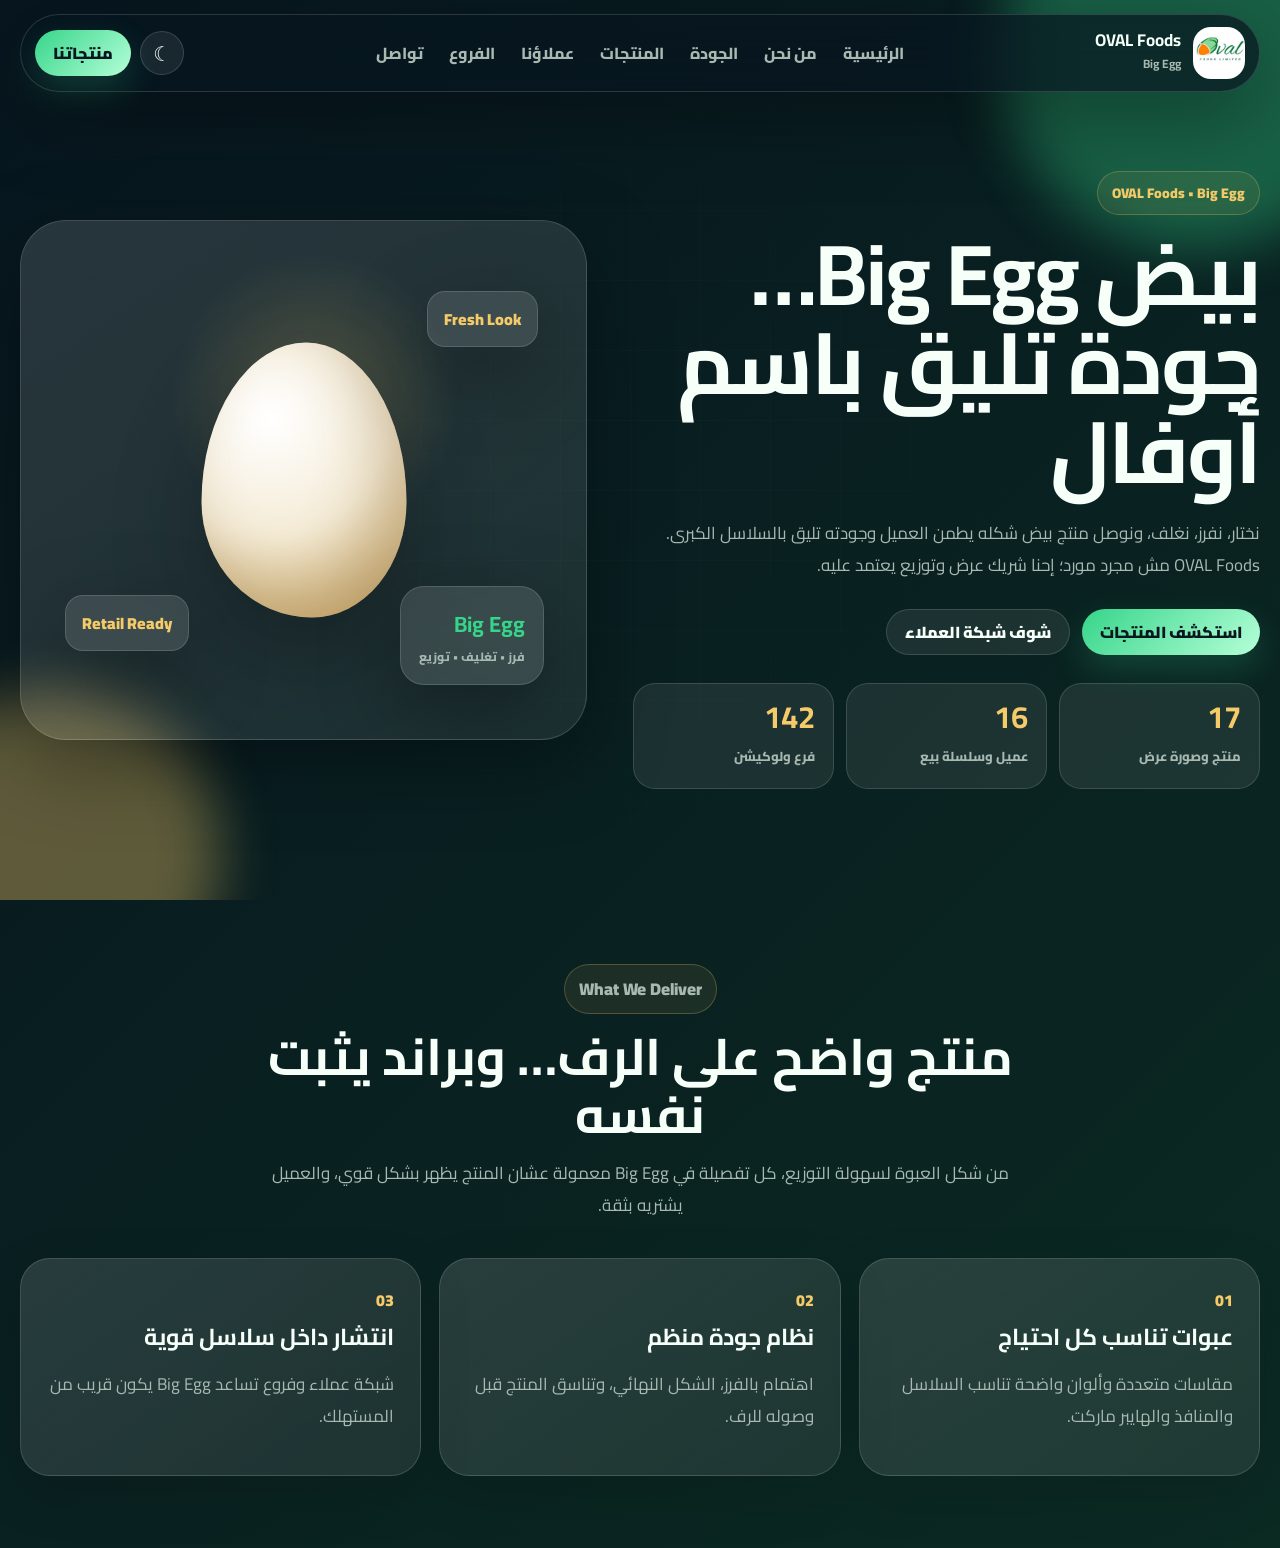
<file: index.html>
<!doctype html>
<html lang="ar" dir="rtl">
<head>
  <meta charset="utf-8" />
  <meta name="viewport" content="width=device-width, initial-scale=1" />
  <title>OVAL Foods | Big Egg</title>
  <meta name="description" content="بيض Big Egg من OVAL Foods بتغليف منظم وانتشار داخل سلاسل البيع." />
  <meta name="theme-color" content="#07161f" />
  <link rel="preconnect" href="https://fonts.googleapis.com">
  <link rel="preconnect" href="https://fonts.gstatic.com" crossorigin>
  <link href="https://fonts.googleapis.com/css2?family=Cairo:wght@400;600;700;800;900&display=swap" rel="stylesheet">
  <link rel="stylesheet" href="assets/css/style.css" />
</head>
<body>
  <div class="page-bg"><span class="orb orb-green"></span><span class="orb orb-gold"></span><span class="mesh"></span></div>
  
<header class="site-header">
  <a class="brand" href="index.html">
    <span class="brand-logo"><img src="assets/images/Screenshot 2025-07-03 192620.png" alt="OVAL Foods logo"></span>
    <span><strong>OVAL Foods</strong><small>Big Egg</small></span>
  </a>
  <nav class="main-nav">
    <a href="index.html">الرئيسية</a>
    <a href="about.html">من نحن</a>
    <a href="quality.html">الجودة</a>
    <a href="products.html">المنتجات</a>
    <a href="clients.html">عملاؤنا</a>
    <a href="locations.html">الفروع</a>
    <a href="contact.html">تواصل</a>
  </nav>
  <div class="header-actions">
    <button class="theme-toggle" id="themeToggle" type="button">☾</button><button class="mobile-menu-toggle" id="mobileMenuToggle" type="button" aria-label="فتح القائمة">☰</button>
    <a class="header-cta" href="products.html">منتجاتنا</a>
  </div>
</header>

  
<main>
  <section class="hero">
    <div class="hero-copy reveal">
      <p class="eyebrow">OVAL Foods • Big Egg</p>
      <h1>بيض Big Egg… جودة تليق باسم أوفال</h1>
      <p class="hero-text">
        نختار، نفرز، نغلف، ونوصل منتج بيض شكله يطمن العميل وجودته تليق بالسلاسل الكبرى. OVAL Foods مش مجرد مورد؛ إحنا شريك عرض وتوزيع يعتمد عليه.
      </p>
      <div class="hero-actions">
        <a class="primary-btn" href="products.html">استكشف المنتجات</a>
        <a class="secondary-btn" href="clients.html">شوف شبكة العملاء</a>
      </div>
      <div class="metrics">
        <article><strong>17</strong><span>منتج وصورة عرض</span></article>
        <article><strong>16</strong><span>عميل وسلسلة بيع</span></article>
        <article><strong>142</strong><span>فرع ولوكيشن</span></article>
      </div>
    </div>
    <div class="hero-visual reveal">
      <div class="hero-product-card">
        <div class="egg-shape"></div>
        <div class="product-badge badge-a">Fresh Look</div>
        <div class="product-badge badge-b">Retail Ready</div>
        <div class="trust-seal"><strong>Big Egg</strong><span>فرز • تغليف • توزيع</span></div>
      </div>
    </div>
  </section>

  <section class="section">
    <div class="section-head reveal">
      <p class="eyebrow">What We Deliver</p>
      <h2>منتج واضح على الرف… وبراند يثبت نفسه</h2>
      <p>
        من شكل العبوة لسهولة التوزيع، كل تفصيلة في Big Egg معمولة عشان المنتج يظهر بشكل قوي، والعميل يشتريه بثقة.
      </p>
    </div>
    <div class="feature-grid">
      <a class="feature-card reveal" href="products.html"><span>01</span><h3>عبوات تناسب كل احتياج</h3><p>مقاسات متعددة وألوان واضحة تناسب السلاسل والمنافذ والهايبر ماركت.</p></a>
      <a class="feature-card reveal" href="quality.html"><span>02</span><h3>نظام جودة منظم</h3><p>اهتمام بالفرز، الشكل النهائي، وتناسق المنتج قبل وصوله للرف.</p></a>
      <a class="feature-card reveal" href="clients.html"><span>03</span><h3>انتشار داخل سلاسل قوية</h3><p>شبكة عملاء وفروع تساعد Big Egg يكون قريب من المستهلك.</p></a>
    </div>
  </section>
</main>

  <dialog class="image-modal" id="imageModal">
    <button class="modal-close" id="modalClose" type="button">×</button>
    <img id="modalImage" alt="">
    <div class="modal-caption" id="modalCaption"></div>
  </dialog>
  <button class="back-top" id="backTop" type="button">↑</button>
  <div class="toast" id="toast"></div>
  <script src="assets/js/data.js"></script>
  <script src="assets/js/app.js"></script>
</body>
</html>
</file>
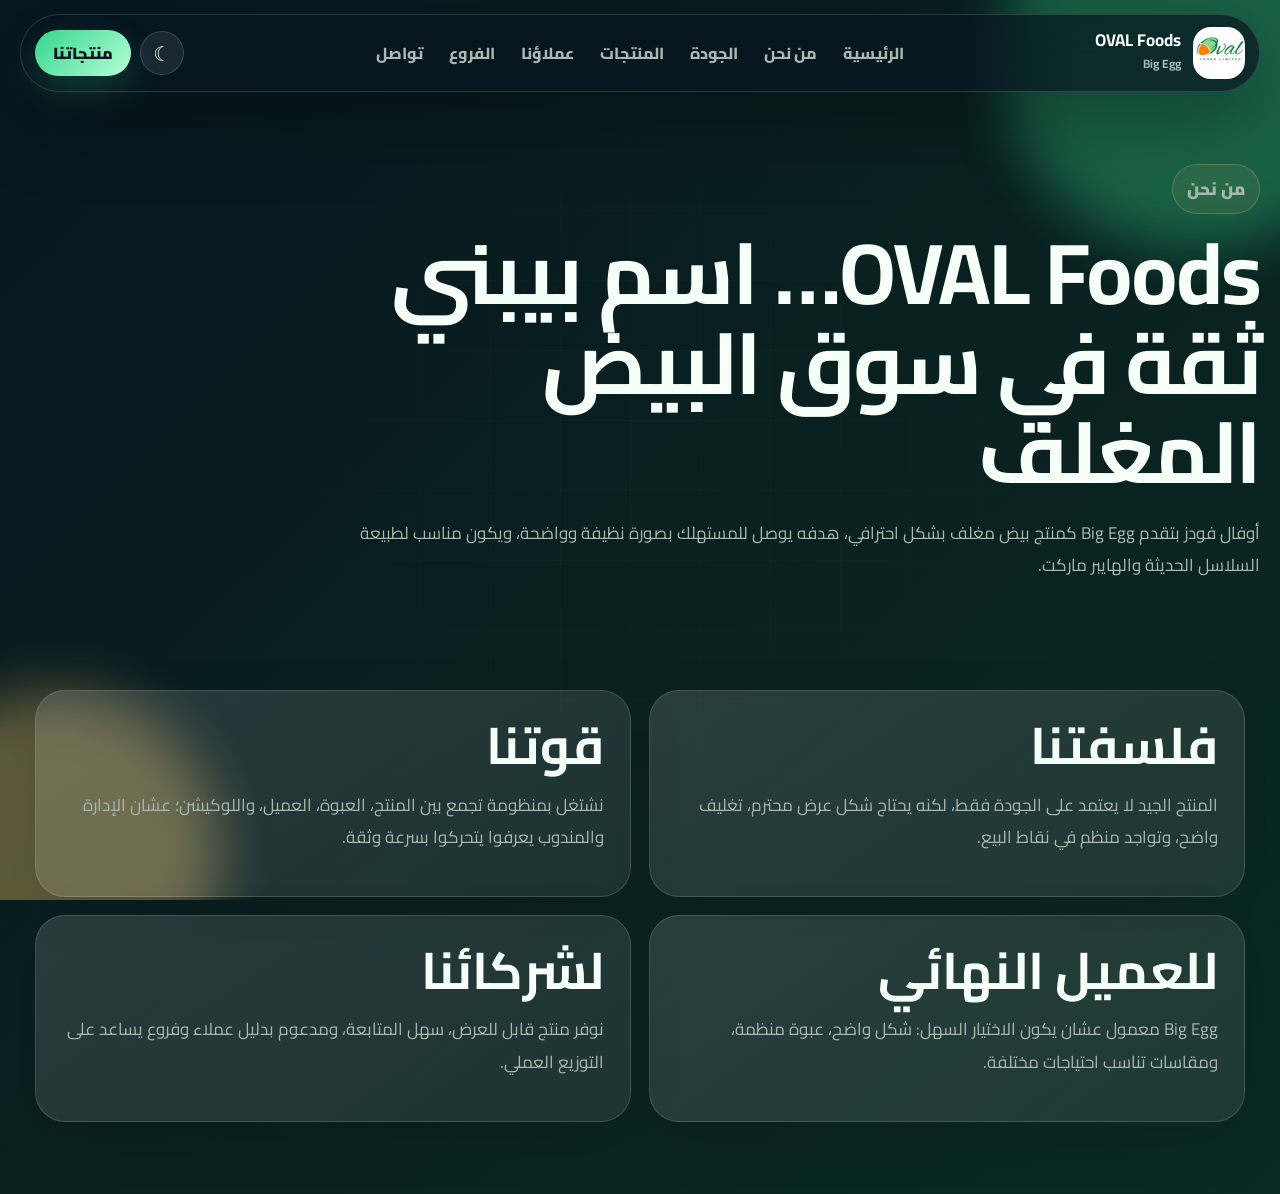
<file: about.html>
<!doctype html>
<html lang="ar" dir="rtl">
<head>
  <meta charset="utf-8" />
  <meta name="viewport" content="width=device-width, initial-scale=1" />
  <title>من نحن | OVAL Foods</title>
  <meta name="description" content="تعرف على OVAL Foods ورسالة Big Egg في سوق البيض المغلف." />
  <meta name="theme-color" content="#07161f" />
  <link rel="preconnect" href="https://fonts.googleapis.com">
  <link rel="preconnect" href="https://fonts.gstatic.com" crossorigin>
  <link href="https://fonts.googleapis.com/css2?family=Cairo:wght@400;600;700;800;900&display=swap" rel="stylesheet">
  <link rel="stylesheet" href="assets/css/style.css" />
</head>
<body>
  <div class="page-bg"><span class="orb orb-green"></span><span class="orb orb-gold"></span><span class="mesh"></span></div>
  
<header class="site-header">
  <a class="brand" href="index.html">
    <span class="brand-logo"><img src="assets/images/Screenshot 2025-07-03 192620.png" alt="OVAL Foods logo"></span>
    <span><strong>OVAL Foods</strong><small>Big Egg</small></span>
  </a>
  <nav class="main-nav">
    <a href="index.html">الرئيسية</a>
    <a href="about.html">من نحن</a>
    <a href="quality.html">الجودة</a>
    <a href="products.html">المنتجات</a>
    <a href="clients.html">عملاؤنا</a>
    <a href="locations.html">الفروع</a>
    <a href="contact.html">تواصل</a>
  </nav>
  <div class="header-actions">
    <button class="theme-toggle" id="themeToggle" type="button">☾</button><button class="mobile-menu-toggle" id="mobileMenuToggle" type="button" aria-label="فتح القائمة">☰</button>
    <a class="header-cta" href="products.html">منتجاتنا</a>
  </div>
</header>

  
<main class="page-main">
  <section class="page-hero reveal">
    <p class="eyebrow">من نحن</p>
    <h1>OVAL Foods… اسم بيبني ثقة في سوق البيض المغلف</h1>
    <p>
      أوفال فودز بتقدم Big Egg كمنتج بيض مغلف بشكل احترافي، هدفه يوصل للمستهلك بصورة نظيفة وواضحة، ويكون مناسب لطبيعة السلاسل الحديثة والهايبر ماركت.
    </p>
  </section>
  <section class="section two-col">
    <div class="content-card reveal"><h2>فلسفتنا</h2><p>المنتج الجيد لا يعتمد على الجودة فقط، لكنه يحتاج شكل عرض محترم، تغليف واضح، وتواجد منظم في نقاط البيع.</p></div>
    <div class="content-card reveal"><h2>قوتنا</h2><p>نشتغل بمنظومة تجمع بين المنتج، العبوة، العميل، واللوكيشن؛ عشان الإدارة والمندوب يعرفوا يتحركوا بسرعة وثقة.</p></div>
    <div class="content-card reveal"><h2>للعميل النهائي</h2><p>Big Egg معمول عشان يكون الاختيار السهل: شكل واضح، عبوة منظمة، ومقاسات تناسب احتياجات مختلفة.</p></div>
    <div class="content-card reveal"><h2>لشركائنا</h2><p>نوفر منتج قابل للعرض، سهل المتابعة، ومدعوم بدليل عملاء وفروع يساعد على التوزيع العملي.</p></div>
  </section>
</main>

  <dialog class="image-modal" id="imageModal">
    <button class="modal-close" id="modalClose" type="button">×</button>
    <img id="modalImage" alt="">
    <div class="modal-caption" id="modalCaption"></div>
  </dialog>
  <button class="back-top" id="backTop" type="button">↑</button>
  <div class="toast" id="toast"></div>
  <script src="assets/js/data.js"></script>
  <script src="assets/js/app.js"></script>
</body>
</html>
</file>
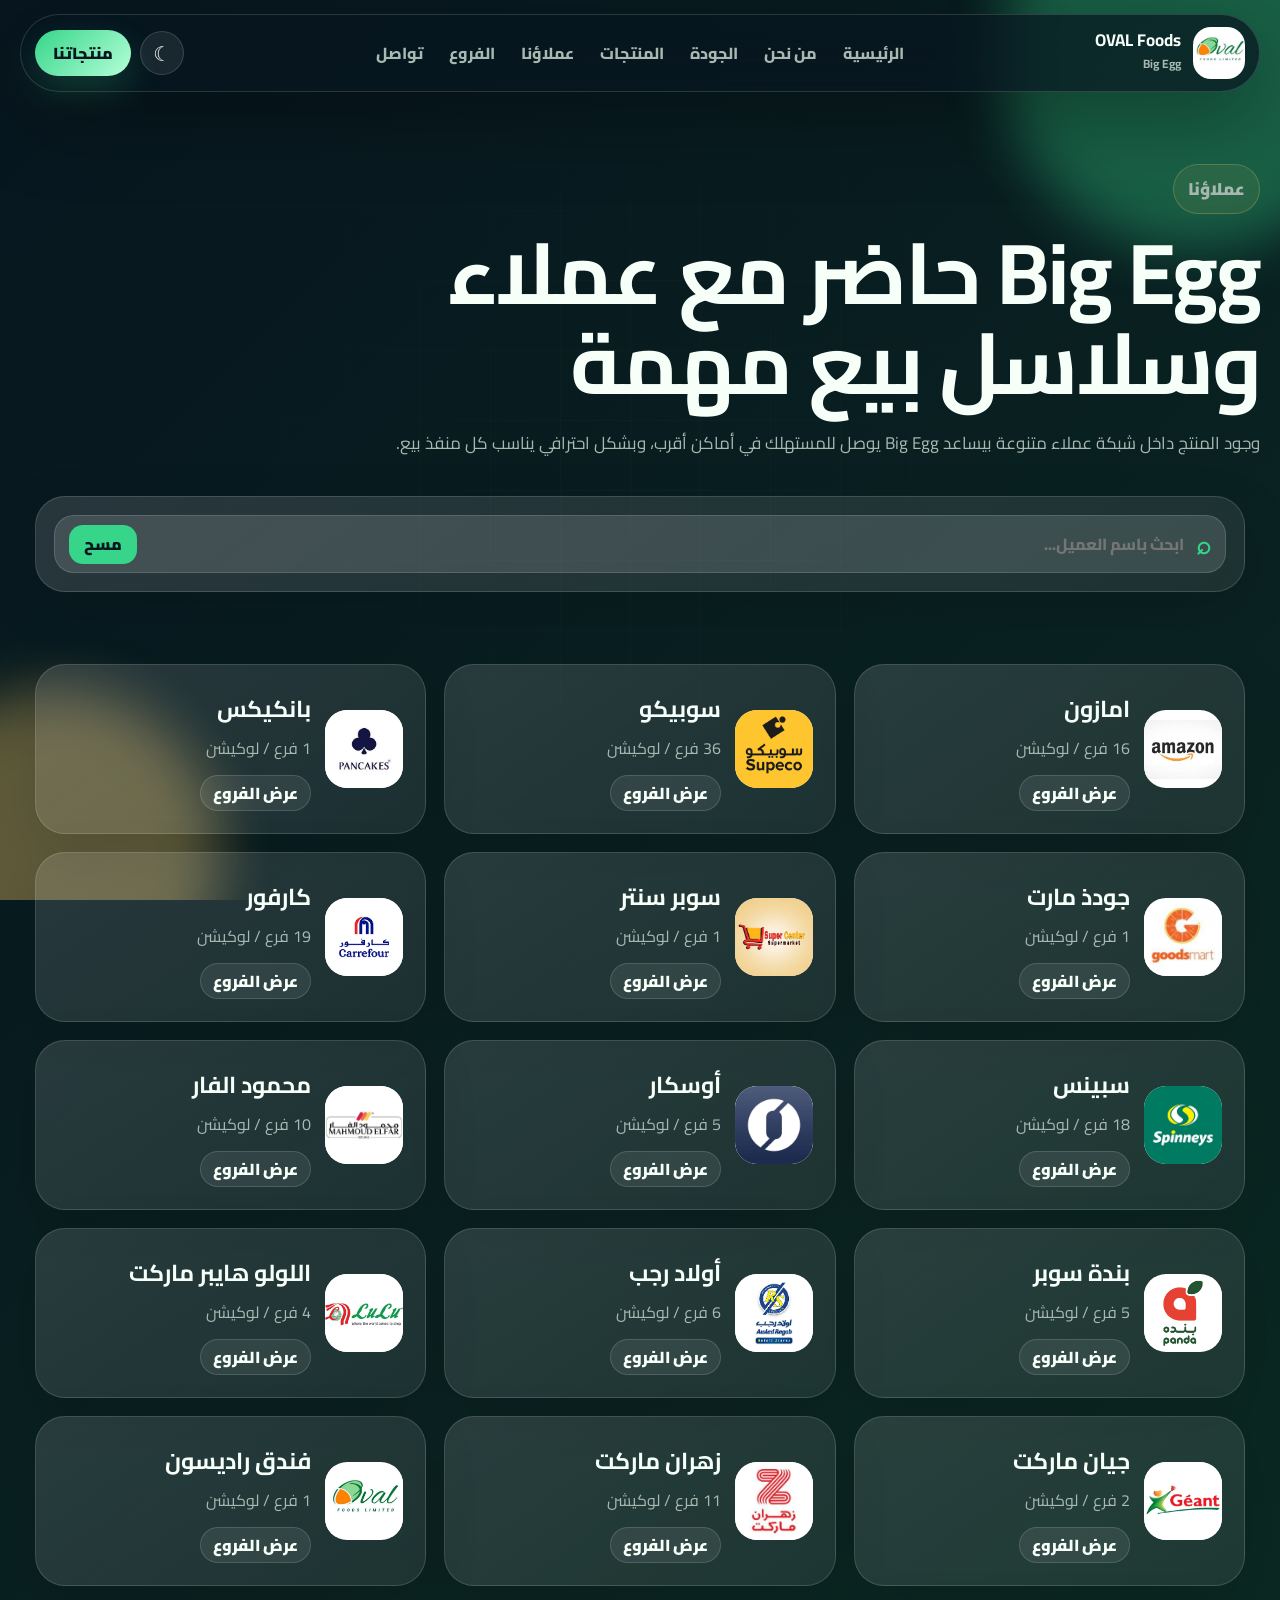
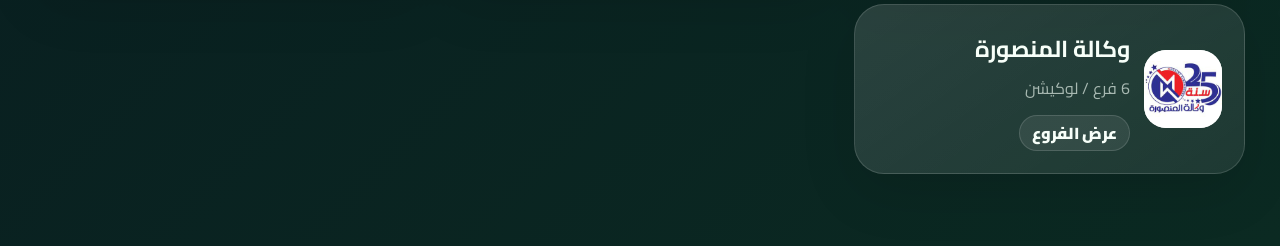
<file: clients.html>
<!doctype html>
<html lang="ar" dir="rtl">
<head>
  <meta charset="utf-8" />
  <meta name="viewport" content="width=device-width, initial-scale=1" />
  <title>عملاؤنا | OVAL Foods</title>
  <meta name="description" content="شبكة عملاء OVAL Foods وسلاسل البيع." />
  <meta name="theme-color" content="#07161f" />
  <link rel="preconnect" href="https://fonts.googleapis.com">
  <link rel="preconnect" href="https://fonts.gstatic.com" crossorigin>
  <link href="https://fonts.googleapis.com/css2?family=Cairo:wght@400;600;700;800;900&display=swap" rel="stylesheet">
  <link rel="stylesheet" href="assets/css/style.css" />
</head>
<body>
  <div class="page-bg"><span class="orb orb-green"></span><span class="orb orb-gold"></span><span class="mesh"></span></div>
  
<header class="site-header">
  <a class="brand" href="index.html">
    <span class="brand-logo"><img src="assets/images/Screenshot 2025-07-03 192620.png" alt="OVAL Foods logo"></span>
    <span><strong>OVAL Foods</strong><small>Big Egg</small></span>
  </a>
  <nav class="main-nav">
    <a href="index.html">الرئيسية</a>
    <a href="about.html">من نحن</a>
    <a href="quality.html">الجودة</a>
    <a href="products.html">المنتجات</a>
    <a href="clients.html">عملاؤنا</a>
    <a href="locations.html">الفروع</a>
    <a href="contact.html">تواصل</a>
  </nav>
  <div class="header-actions">
    <button class="theme-toggle" id="themeToggle" type="button">☾</button><button class="mobile-menu-toggle" id="mobileMenuToggle" type="button" aria-label="فتح القائمة">☰</button>
    <a class="header-cta" href="products.html">منتجاتنا</a>
  </div>
</header>

  
<main class="page-main">
  <section class="page-hero reveal">
    <p class="eyebrow">عملاؤنا</p>
    <h1>Big Egg حاضر مع عملاء وسلاسل بيع مهمة</h1>
    <p>
      وجود المنتج داخل شبكة عملاء متنوعة بيساعد Big Egg يوصل للمستهلك في أماكن أقرب، وبشكل احترافي يناسب كل منفذ بيع.
    </p>
  </section>
  <section class="section control-panel reveal">
    <div class="search-box"><span>⌕</span><input id="clientSearch" type="search" placeholder="ابحث باسم العميل..."><button id="clearClientSearch" type="button">مسح</button></div>
  </section>
  <section class="section">
    <div class="clients-grid" id="clientsGrid"></div>
    <div class="empty-state" id="clientsEmpty" hidden><strong>مفيش عملاء</strong><p>غير كلمة البحث.</p></div>
  </section>
</main>

  <dialog class="image-modal" id="imageModal">
    <button class="modal-close" id="modalClose" type="button">×</button>
    <img id="modalImage" alt="">
    <div class="modal-caption" id="modalCaption"></div>
  </dialog>
  <button class="back-top" id="backTop" type="button">↑</button>
  <div class="toast" id="toast"></div>
  <script src="assets/js/data.js"></script>
  <script src="assets/js/app.js"></script>
</body>
</html>
</file>
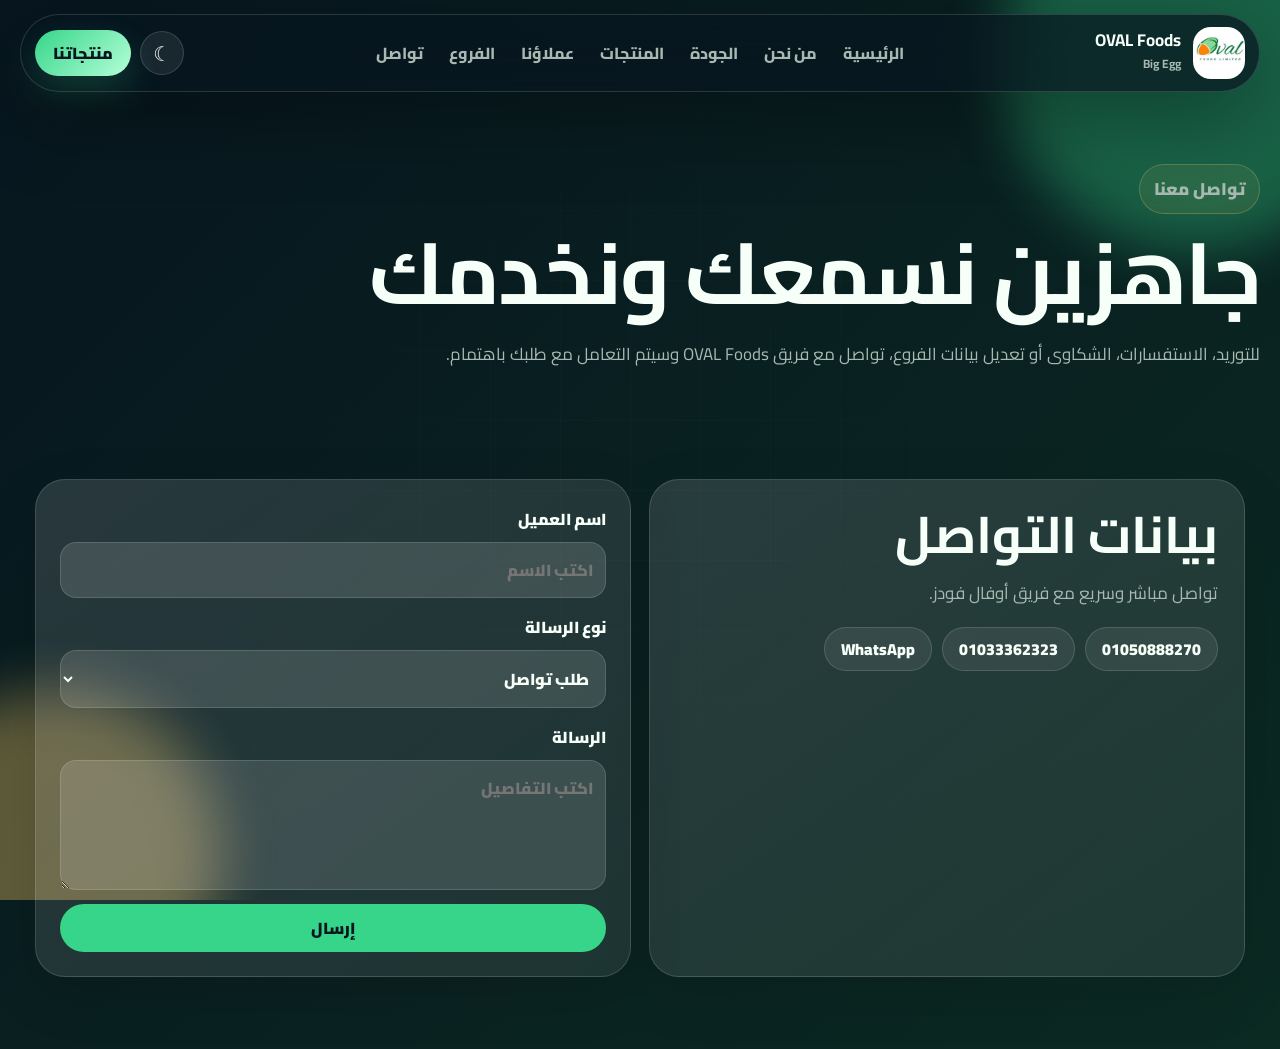
<file: contact.html>
<!doctype html>
<html lang="ar" dir="rtl">
<head>
  <meta charset="utf-8" />
  <meta name="viewport" content="width=device-width, initial-scale=1" />
  <title>تواصل معنا | OVAL Foods</title>
  <meta name="description" content="تواصل مع OVAL Foods للتوريد والاستفسارات." />
  <meta name="theme-color" content="#07161f" />
  <link rel="preconnect" href="https://fonts.googleapis.com">
  <link rel="preconnect" href="https://fonts.gstatic.com" crossorigin>
  <link href="https://fonts.googleapis.com/css2?family=Cairo:wght@400;600;700;800;900&display=swap" rel="stylesheet">
  <link rel="stylesheet" href="assets/css/style.css" />
</head>
<body>
  <div class="page-bg"><span class="orb orb-green"></span><span class="orb orb-gold"></span><span class="mesh"></span></div>
  
<header class="site-header">
  <a class="brand" href="index.html">
    <span class="brand-logo"><img src="assets/images/Screenshot 2025-07-03 192620.png" alt="OVAL Foods logo"></span>
    <span><strong>OVAL Foods</strong><small>Big Egg</small></span>
  </a>
  <nav class="main-nav">
    <a href="index.html">الرئيسية</a>
    <a href="about.html">من نحن</a>
    <a href="quality.html">الجودة</a>
    <a href="products.html">المنتجات</a>
    <a href="clients.html">عملاؤنا</a>
    <a href="locations.html">الفروع</a>
    <a href="contact.html">تواصل</a>
  </nav>
  <div class="header-actions">
    <button class="theme-toggle" id="themeToggle" type="button">☾</button><button class="mobile-menu-toggle" id="mobileMenuToggle" type="button" aria-label="فتح القائمة">☰</button>
    <a class="header-cta" href="products.html">منتجاتنا</a>
  </div>
</header>

  
<main class="page-main">
  <section class="page-hero reveal">
    <p class="eyebrow">تواصل معنا</p>
    <h1>جاهزين نسمعك ونخدمك</h1>
    <p>
      للتوريد، الاستفسارات، الشكاوى أو تعديل بيانات الفروع، تواصل مع فريق OVAL Foods وسيتم التعامل مع طلبك باهتمام.
    </p>
  </section>
  <section class="section contact-layout">
    <div class="content-card reveal">
      <h2>بيانات التواصل</h2>
      <p>تواصل مباشر وسريع مع فريق أوفال فودز.</p>
      <div class="contact-actions"><a href="tel:01050888270">01050888270</a><a href="tel:01033362323">01033362323</a><a href="https://wa.me/201094547599" target="_blank" rel="noopener">WhatsApp</a></div>
    </div>
    <form class="contact-form reveal" onsubmit="event.preventDefault(); alert('تم تسجيل الرسالة كتجربة.');">
      <label>اسم العميل<input type="text" placeholder="اكتب الاسم"></label>
      <label>نوع الرسالة<select><option>طلب تواصل</option><option>شكوى</option><option>تعديل فرع</option><option>استفسار توريد</option></select></label>
      <label>الرسالة<textarea placeholder="اكتب التفاصيل"></textarea></label>
      <button type="submit">إرسال</button>
    </form>
  </section>
</main>

  <dialog class="image-modal" id="imageModal">
    <button class="modal-close" id="modalClose" type="button">×</button>
    <img id="modalImage" alt="">
    <div class="modal-caption" id="modalCaption"></div>
  </dialog>
  <button class="back-top" id="backTop" type="button">↑</button>
  <div class="toast" id="toast"></div>
  <script src="assets/js/data.js"></script>
  <script src="assets/js/app.js"></script>
</body>
</html>
</file>
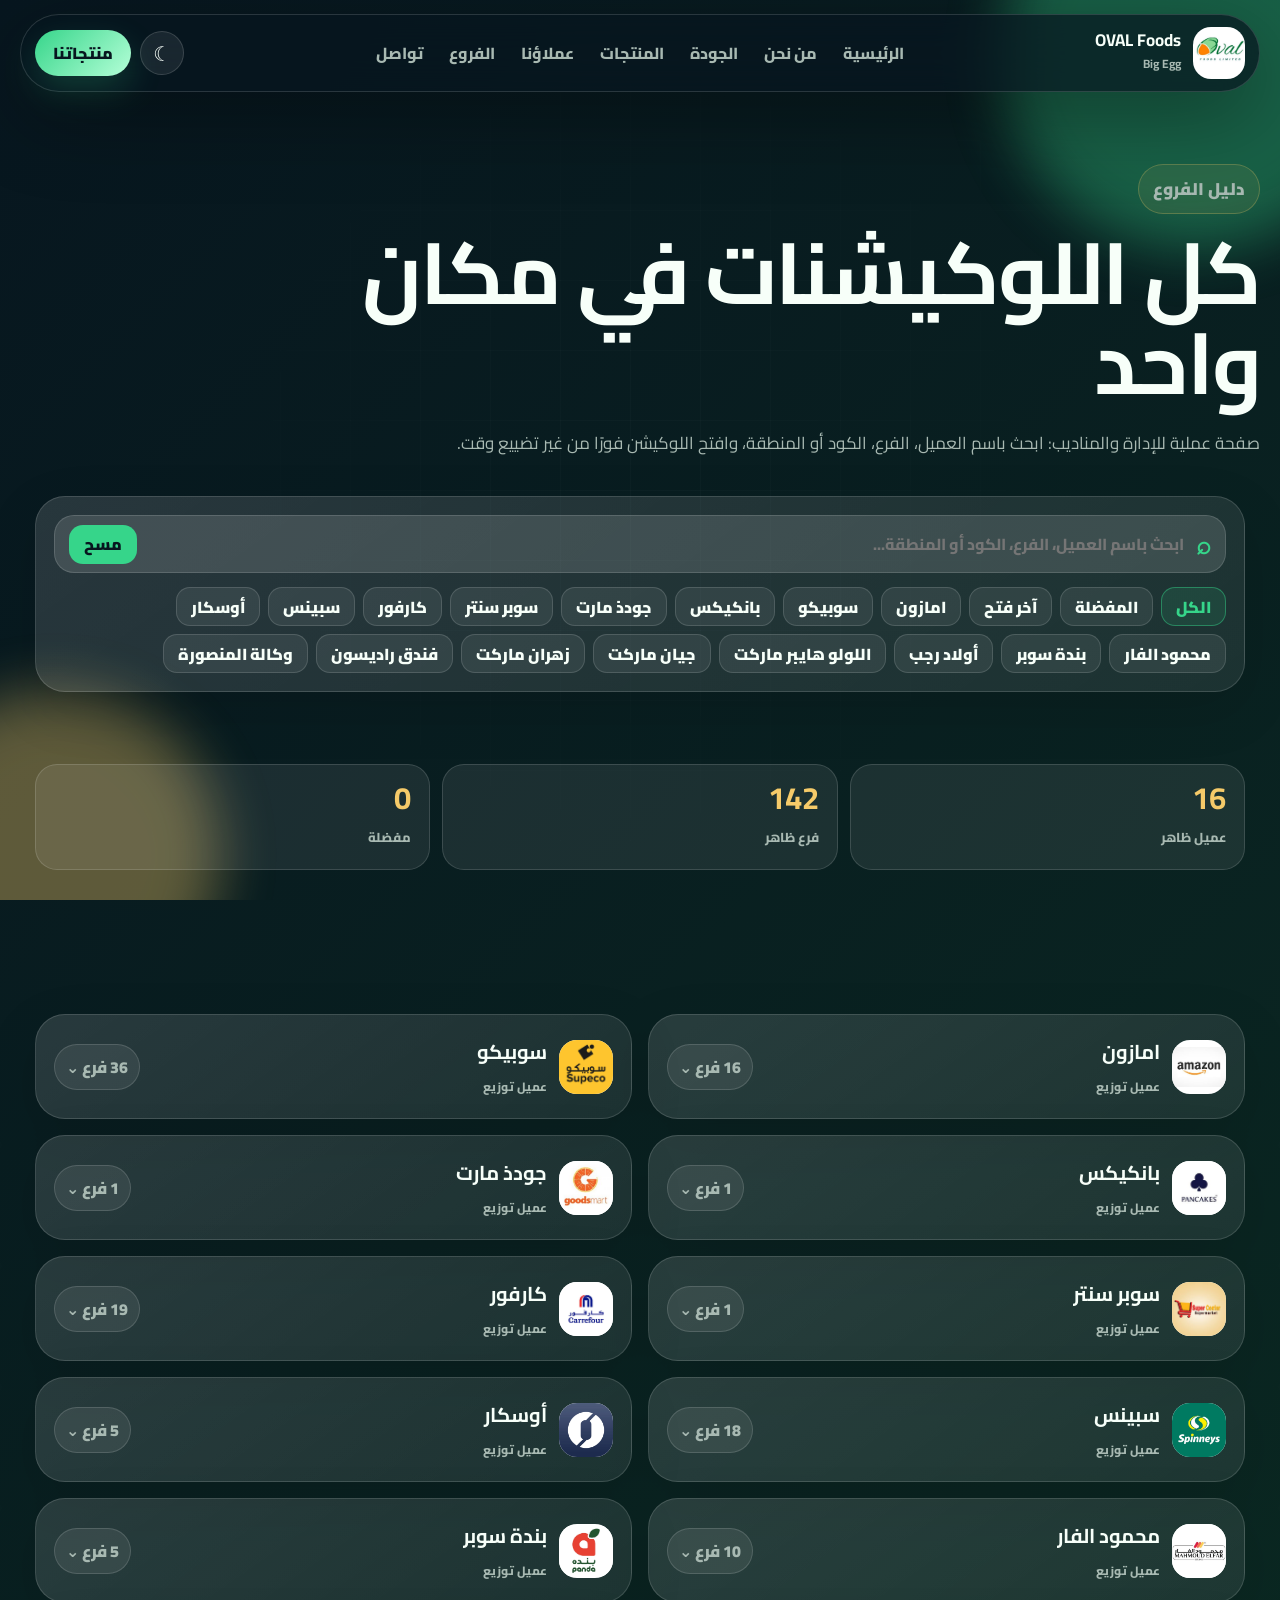
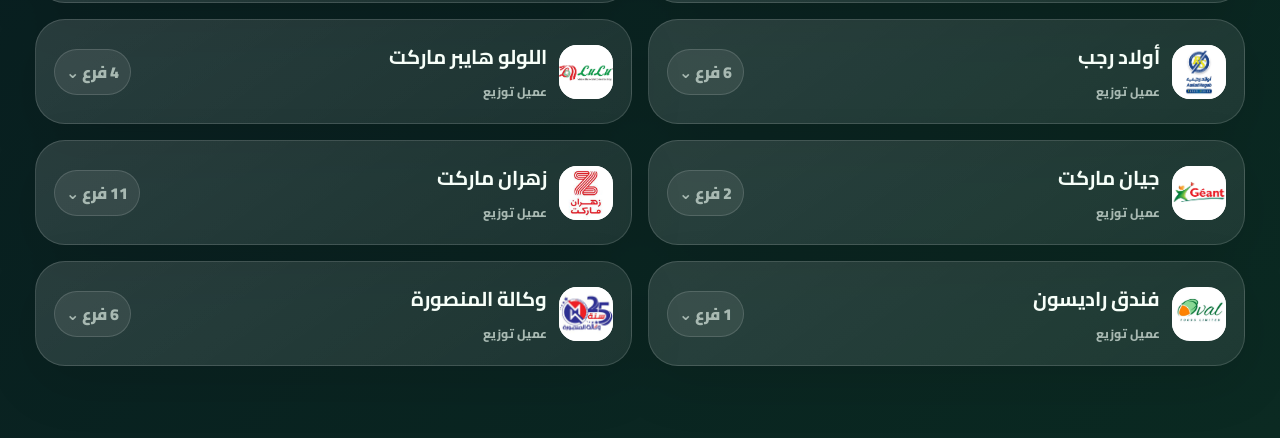
<file: locations.html>
<!doctype html>
<html lang="ar" dir="rtl">
<head>
  <meta charset="utf-8" />
  <meta name="viewport" content="width=device-width, initial-scale=1" />
  <title>دليل الفروع | OVAL Foods</title>
  <meta name="description" content="دليل الفروع واللوكيشنات للمناديب والإدارة." />
  <meta name="theme-color" content="#07161f" />
  <link rel="preconnect" href="https://fonts.googleapis.com">
  <link rel="preconnect" href="https://fonts.gstatic.com" crossorigin>
  <link href="https://fonts.googleapis.com/css2?family=Cairo:wght@400;600;700;800;900&display=swap" rel="stylesheet">
  <link rel="stylesheet" href="assets/css/style.css" />
</head>
<body>
  <div class="page-bg"><span class="orb orb-green"></span><span class="orb orb-gold"></span><span class="mesh"></span></div>
  
<header class="site-header">
  <a class="brand" href="index.html">
    <span class="brand-logo"><img src="assets/images/Screenshot 2025-07-03 192620.png" alt="OVAL Foods logo"></span>
    <span><strong>OVAL Foods</strong><small>Big Egg</small></span>
  </a>
  <nav class="main-nav">
    <a href="index.html">الرئيسية</a>
    <a href="about.html">من نحن</a>
    <a href="quality.html">الجودة</a>
    <a href="products.html">المنتجات</a>
    <a href="clients.html">عملاؤنا</a>
    <a href="locations.html">الفروع</a>
    <a href="contact.html">تواصل</a>
  </nav>
  <div class="header-actions">
    <button class="theme-toggle" id="themeToggle" type="button">☾</button><button class="mobile-menu-toggle" id="mobileMenuToggle" type="button" aria-label="فتح القائمة">☰</button>
    <a class="header-cta" href="products.html">منتجاتنا</a>
  </div>
</header>

  
<main class="page-main">
  <section class="page-hero reveal">
    <p class="eyebrow">دليل الفروع</p>
    <h1>كل اللوكيشنات في مكان واحد</h1>
    <p>
      صفحة عملية للإدارة والمناديب: ابحث باسم العميل، الفرع، الكود أو المنطقة، وافتح اللوكيشن فورًا من غير تضييع وقت.
    </p>
  </section>
  <section class="section locations-panel reveal">
    <div class="location-search"><span>⌕</span><input id="locationSearch" type="search" placeholder="ابحث باسم العميل، الفرع، الكود أو المنطقة..."><button id="clearLocationSearch" type="button">مسح</button></div>
    <div class="quick-actions" id="locationFilters"><button class="active" data-filter="all" type="button">الكل</button><button data-filter="favorites" type="button">المفضلة</button><button data-filter="recent" type="button">آخر فتح</button></div>
  </section>
  <section class="section location-stats reveal">
    <article><strong id="shownClients">0</strong><span>عميل ظاهر</span></article>
    <article><strong id="shownBranches">0</strong><span>فرع ظاهر</span></article>
    <article><strong id="favoriteCount">0</strong><span>مفضلة</span></article>
  </section>
  <section class="section"><div class="companies-grid" id="companiesGrid"></div><div class="empty-state" id="locationsEmpty" hidden><strong>مفيش نتائج</strong><p>جرب اسم عميل أو فرع أو منطقة تانية.</p></div></section>
</main>

  <dialog class="image-modal" id="imageModal">
    <button class="modal-close" id="modalClose" type="button">×</button>
    <img id="modalImage" alt="">
    <div class="modal-caption" id="modalCaption"></div>
  </dialog>
  <button class="back-top" id="backTop" type="button">↑</button>
  <div class="toast" id="toast"></div>
  <script src="assets/js/data.js"></script>
  <script src="assets/js/app.js"></script>
</body>
</html>
</file>
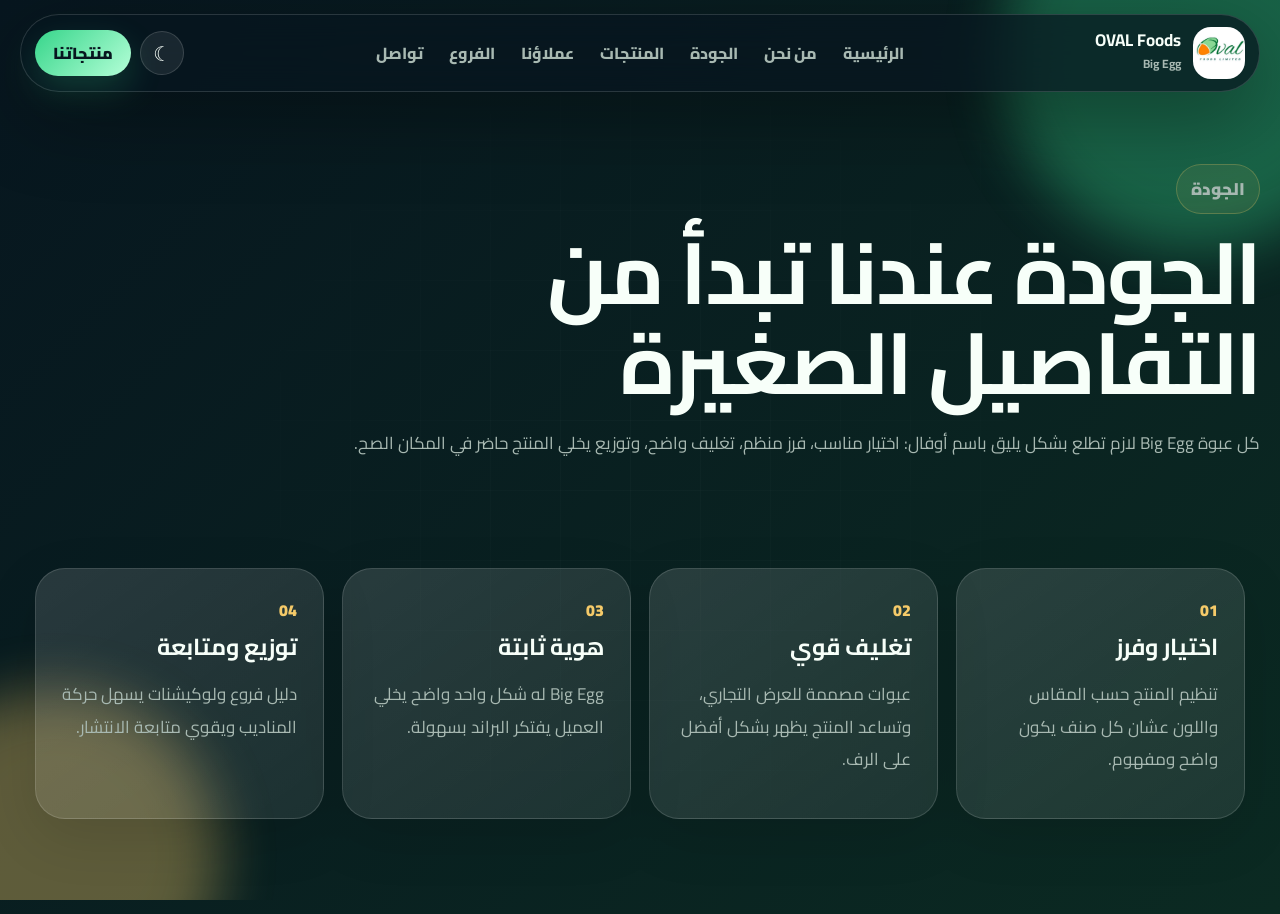
<file: quality.html>
<!doctype html>
<html lang="ar" dir="rtl">
<head>
  <meta charset="utf-8" />
  <meta name="viewport" content="width=device-width, initial-scale=1" />
  <title>الجودة | OVAL Foods</title>
  <meta name="description" content="منظومة الجودة والتغليف والتوزيع في Big Egg." />
  <meta name="theme-color" content="#07161f" />
  <link rel="preconnect" href="https://fonts.googleapis.com">
  <link rel="preconnect" href="https://fonts.gstatic.com" crossorigin>
  <link href="https://fonts.googleapis.com/css2?family=Cairo:wght@400;600;700;800;900&display=swap" rel="stylesheet">
  <link rel="stylesheet" href="assets/css/style.css" />
</head>
<body>
  <div class="page-bg"><span class="orb orb-green"></span><span class="orb orb-gold"></span><span class="mesh"></span></div>
  
<header class="site-header">
  <a class="brand" href="index.html">
    <span class="brand-logo"><img src="assets/images/Screenshot 2025-07-03 192620.png" alt="OVAL Foods logo"></span>
    <span><strong>OVAL Foods</strong><small>Big Egg</small></span>
  </a>
  <nav class="main-nav">
    <a href="index.html">الرئيسية</a>
    <a href="about.html">من نحن</a>
    <a href="quality.html">الجودة</a>
    <a href="products.html">المنتجات</a>
    <a href="clients.html">عملاؤنا</a>
    <a href="locations.html">الفروع</a>
    <a href="contact.html">تواصل</a>
  </nav>
  <div class="header-actions">
    <button class="theme-toggle" id="themeToggle" type="button">☾</button><button class="mobile-menu-toggle" id="mobileMenuToggle" type="button" aria-label="فتح القائمة">☰</button>
    <a class="header-cta" href="products.html">منتجاتنا</a>
  </div>
</header>

  
<main class="page-main">
  <section class="page-hero reveal">
    <p class="eyebrow">الجودة</p>
    <h1>الجودة عندنا تبدأ من التفاصيل الصغيرة</h1>
    <p>
      كل عبوة Big Egg لازم تطلع بشكل يليق باسم أوفال: اختيار مناسب، فرز منظم، تغليف واضح، وتوزيع يخلي المنتج حاضر في المكان الصح.
    </p>
  </section>
  <section class="section timeline">
    <article class="step-card reveal"><b>01</b><h3>اختيار وفرز</h3><p>تنظيم المنتج حسب المقاس واللون عشان كل صنف يكون واضح ومفهوم.</p></article>
    <article class="step-card reveal"><b>02</b><h3>تغليف قوي</h3><p>عبوات مصممة للعرض التجاري، وتساعد المنتج يظهر بشكل أفضل على الرف.</p></article>
    <article class="step-card reveal"><b>03</b><h3>هوية ثابتة</h3><p>Big Egg له شكل واحد واضح يخلي العميل يفتكر البراند بسهولة.</p></article>
    <article class="step-card reveal"><b>04</b><h3>توزيع ومتابعة</h3><p>دليل فروع ولوكيشنات يسهل حركة المناديب ويقوي متابعة الانتشار.</p></article>
  </section>
</main>

  <dialog class="image-modal" id="imageModal">
    <button class="modal-close" id="modalClose" type="button">×</button>
    <img id="modalImage" alt="">
    <div class="modal-caption" id="modalCaption"></div>
  </dialog>
  <button class="back-top" id="backTop" type="button">↑</button>
  <div class="toast" id="toast"></div>
  <script src="assets/js/data.js"></script>
  <script src="assets/js/app.js"></script>
</body>
</html>
</file>
<file: assets/css/style.css>
:root{--bg:#07161f;--bg2:#0b2a22;--card:rgba(255,255,255,.078);--card2:rgba(255,255,255,.13);--text:#f7fff9;--muted:#a8b9b2;--line:rgba(255,255,255,.14);--green:#36d58a;--gold:#f5ca69;--blue:#39b7ff;--shadow:0 24px 80px rgba(0,0,0,.34);--radius:30px}
[data-theme=light]{--bg:#f5fbf7;--bg2:#eaf4ee;--card:rgba(255,255,255,.86);--card2:#fff;--text:#0c1d15;--muted:#617369;--line:rgba(14,37,26,.12);--shadow:0 24px 60px rgba(24,91,55,.13)}
*{box-sizing:border-box}html{scroll-behavior:smooth}body{margin:0;min-height:100vh;font-family:Cairo,system-ui,sans-serif;color:var(--text);background:linear-gradient(135deg,var(--bg),var(--bg2));overflow-x:hidden}a{color:inherit;text-decoration:none}button,input,select,textarea{font:inherit}button{cursor:pointer}img{max-width:100%;display:block}
.page-bg{position:fixed;inset:0;z-index:-1;overflow:hidden}.orb{position:absolute;border-radius:999px;filter:blur(28px);opacity:.36}.orb-green{width:390px;height:390px;background:var(--green);top:-140px;right:-110px}.orb-gold{width:330px;height:330px;background:var(--gold);bottom:-120px;left:-110px}.mesh{position:absolute;inset:0;background-image:linear-gradient(var(--line) 1px,transparent 1px),linear-gradient(90deg,var(--line) 1px,transparent 1px);background-size:70px 70px;mask-image:radial-gradient(circle at center,black,transparent 72%);opacity:.16}
.site-header{position:sticky;top:14px;z-index:100;width:min(1240px,calc(100% - 30px));margin:14px auto 0;display:flex;align-items:center;justify-content:space-between;gap:16px;padding:12px 14px;border:1px solid var(--line);border-radius:999px;background:rgba(7,22,31,.72);backdrop-filter:blur(18px);box-shadow:var(--shadow)}[data-theme=light] .site-header{background:rgba(255,255,255,.75)}
.brand{display:flex;align-items:center;gap:12px;min-width:0}.brand-logo{width:52px;height:52px;border-radius:18px;display:grid;place-items:center;overflow:hidden;background:#fff;color:#16321f;font-weight:900;flex:none}.brand-logo img{width:100%;height:100%;object-fit:cover}.brand strong{display:block;font-size:17px;line-height:1.1}.brand small{display:block;color:var(--muted);font-weight:700;font-size:12px;margin-top:2px}
.main-nav{display:flex;align-items:center;gap:4px}.main-nav a{padding:10px 11px;color:var(--muted);border-radius:999px;font-weight:800;transition:.22s}.main-nav a:hover{background:var(--card);color:var(--text)}.header-actions{display:flex;align-items:center;gap:9px}.theme-toggle{width:44px;height:44px;border-radius:50%;border:1px solid var(--line);background:var(--card);color:var(--text);font-size:20px}.header-cta,.primary-btn,.secondary-btn{min-height:46px;display:inline-flex;align-items:center;justify-content:center;padding:0 18px;border-radius:999px;font-weight:900;transition:.22s}.header-cta,.primary-btn{border:0;color:#07161f;background:linear-gradient(135deg,var(--green),#b5ffd8);box-shadow:0 14px 34px rgba(54,213,138,.2)}.secondary-btn{border:1px solid var(--line);background:var(--card);color:var(--text)}
.hero{width:min(1240px,calc(100% - 30px));min-height:calc(100vh - 100px);margin:0 auto;display:grid;grid-template-columns:1.05fr .95fr;align-items:center;gap:46px;padding:46px 0 70px}.eyebrow{display:inline-flex;margin:0 0 14px;padding:8px 14px;color:var(--gold);border:1px solid rgba(245,202,105,.25);background:rgba(245,202,105,.08);border-radius:999px;font-weight:900;font-size:14px}
h1,h2,h3,p{margin-top:0}h1{font-size:clamp(42px,7vw,86px);line-height:1.04;letter-spacing:-2px;margin-bottom:20px}h2{font-size:clamp(30px,4vw,54px);line-height:1.12;margin-bottom:14px}h3{font-size:23px;margin-bottom:10px}.hero-text,.page-hero p,.section-head p,.feature-card p,.content-card p,.step-card p,.product-card p{color:var(--muted);line-height:1.9;font-size:17px}.hero-actions{display:flex;flex-wrap:wrap;gap:12px;margin:28px 0}
.metrics,.location-stats{display:grid;grid-template-columns:repeat(3,minmax(0,1fr));gap:12px}.metrics article,.location-stats article{padding:18px;border:1px solid var(--line);background:var(--card);border-radius:22px}.metrics strong,.location-stats strong{display:block;font-size:31px;line-height:1;color:var(--gold);margin-bottom:7px}.metrics span,.location-stats span{color:var(--muted);font-weight:800;font-size:13px}
.hero-product-card{position:relative;min-height:520px;border:1px solid var(--line);border-radius:46px;background:radial-gradient(circle at 52% 34%,rgba(245,202,105,.23),transparent 32%),linear-gradient(145deg,var(--card2),var(--card));box-shadow:var(--shadow);overflow:hidden}.egg-shape{position:absolute;top:50%;left:50%;width:205px;height:275px;transform:translate(-50%,-50%);border-radius:51% 49% 46% 54%/58% 58% 42% 42%;background:radial-gradient(circle at 34% 28%,#fff,#f5ecd7 48%,#d7b46f);box-shadow:inset -26px -34px 58px rgba(109,73,19,.25),0 38px 90px rgba(0,0,0,.28);animation:floatEgg 5s ease-in-out infinite}.product-badge,.trust-seal{position:absolute;border:1px solid var(--line);background:rgba(255,255,255,.12);backdrop-filter:blur(18px);box-shadow:var(--shadow)}.product-badge{border-radius:18px;padding:12px 16px;color:var(--gold);font-weight:900}.badge-a{top:70px;right:48px}.badge-b{bottom:88px;left:44px}.trust-seal{right:42px;bottom:54px;border-radius:24px;padding:16px 18px}.trust-seal strong{display:block;color:var(--green);font-size:22px}.trust-seal span{display:block;color:var(--muted);font-size:12px;font-weight:800}
.section,.page-main{width:min(1240px,calc(100% - 30px));margin:0 auto}.section{padding:72px 0}.page-hero{padding:72px 0 20px;max-width:940px}.section-head{text-align:center;max-width:780px;margin:0 auto 36px}.feature-grid,.products-grid,.clients-grid{display:grid;grid-template-columns:repeat(3,1fr);gap:18px}.feature-card,.content-card,.step-card,.product-card,.client-card,.company-card,.locations-panel,.control-panel,.contact-form,.empty-state{border:1px solid var(--line);background:linear-gradient(145deg,var(--card2),var(--card));box-shadow:0 18px 55px rgba(0,0,0,.12);border-radius:var(--radius)}.feature-card,.content-card,.step-card{padding:26px;display:block}.feature-card span,.step-card b{color:var(--gold);font-weight:900}.two-col,.timeline,.contact-layout{display:grid;grid-template-columns:repeat(2,1fr);gap:18px}.timeline{grid-template-columns:repeat(4,1fr)}
.control-panel,.locations-panel{padding:18px;display:grid;gap:14px}.search-box,.location-search{display:grid;grid-template-columns:auto 1fr auto;align-items:center;gap:10px;min-height:58px;padding:0 14px;border-radius:20px;border:1px solid var(--line);background:var(--card2)}.search-box span,.location-search span{color:var(--green);font-size:25px;font-weight:900}.search-box input,.location-search input{width:100%;min-width:0;outline:0;border:0;background:transparent;color:var(--text);font-weight:800}.search-box button,.location-search button,.chips button,.quick-actions button{min-height:39px;border-radius:14px;border:1px solid var(--line);color:var(--text);background:var(--card);font-weight:900;padding:0 14px}.search-box button,.location-search button{color:#07161f;background:var(--green);border-color:transparent}.chips,.quick-actions{display:flex;flex-wrap:wrap;gap:8px}.chips button.active,.quick-actions button.active{color:var(--green);border-color:rgba(54,213,138,.45);background:rgba(54,213,138,.12)}
.product-card{overflow:hidden;cursor:pointer;position:relative;transition:.25s}.product-card:hover{transform:translateY(-6px);border-color:rgba(54,213,138,.45)}.product-media{height:270px;background:linear-gradient(145deg,rgba(255,255,255,.13),rgba(255,255,255,.04));display:grid;place-items:center;padding:12px}.product-media img{width:100%;height:100%;object-fit:contain;transition:.35s;filter:drop-shadow(0 18px 24px rgba(0,0,0,.18))}.product-card:hover .product-media img{transform:scale(1.04)}.product-body{padding:22px;border-top:1px solid var(--line)}.tag{display:inline-flex;margin-bottom:10px;padding:6px 10px;border-radius:999px;color:var(--gold);background:rgba(245,202,105,.08);border:1px solid rgba(245,202,105,.18);font-weight:900;font-size:13px}.open-hint{margin-top:14px;color:var(--green);font-weight:900;font-size:14px}
.client-card{padding:22px;display:flex;align-items:center;gap:14px}.client-logo{width:78px;height:78px;border-radius:22px;background:#fff;display:grid;place-items:center;overflow:hidden;flex:none}.client-logo img{width:100%;height:100%;object-fit:contain}.client-card h3{margin-bottom:3px}.client-card p{color:var(--muted);margin:0 0 12px}.client-card a{display:inline-flex;min-height:36px;align-items:center;padding:0 12px;border-radius:999px;background:var(--card);border:1px solid var(--line);font-weight:900}
.companies-grid{display:grid;grid-template-columns:repeat(2,1fr);gap:16px}.company-card{overflow:hidden}.company-head{width:100%;border:0;background:transparent;color:var(--text);display:grid;grid-template-columns:1fr auto;gap:12px;align-items:center;padding:18px;text-align:right}.company-title{display:flex;align-items:center;gap:12px;min-width:0}.company-icon{width:54px;height:54px;border-radius:18px;background:#fff;display:grid;place-items:center;overflow:hidden;flex:none;color:#07161f;font-weight:900}.company-icon img{width:100%;height:100%;object-fit:contain}.company-title strong{display:block;font-size:20px;white-space:nowrap;overflow:hidden;text-overflow:ellipsis}.company-title small{color:var(--muted);font-size:12px;font-weight:800}.company-count{padding:7px 11px;border:1px solid var(--line);border-radius:999px;background:var(--card);color:var(--muted);font-weight:900;white-space:nowrap}.branch-list{display:none;padding:0 16px 16px;gap:9px}.company-card.open .branch-list{display:grid}.branch-item{display:grid;grid-template-columns:1fr auto;gap:10px;align-items:center;padding:12px;border:1px solid var(--line);border-radius:18px;background:rgba(255,255,255,.055)}.branch-name{display:flex;flex-wrap:wrap;gap:8px;margin-bottom:6px;font-weight:900}.branch-code{padding:3px 8px;border-radius:999px;color:var(--gold);background:rgba(245,202,105,.09);border:1px solid rgba(245,202,105,.2);font-size:12px}.branch-meta{display:flex;flex-wrap:wrap;gap:6px}.branch-meta span{padding:4px 8px;border-radius:999px;color:var(--muted);background:var(--card);border:1px solid var(--line);font-size:12px;font-weight:800}.branch-actions{display:flex;gap:7px}.map-btn{min-height:39px;display:inline-flex;align-items:center;justify-content:center;padding:0 14px;border-radius:14px;color:#07161f;background:linear-gradient(135deg,var(--green),var(--blue));font-weight:900}.copy-btn,.fav-btn{width:39px;min-height:39px;border-radius:14px;border:1px solid var(--line);display:grid;place-items:center;background:var(--card);color:var(--text);font-weight:900}.copy-btn{color:var(--blue)}.fav-btn.active{color:#1b1b0d;background:var(--gold);border-color:transparent}mark{background:rgba(54,213,138,.22);color:var(--text);border-radius:6px;padding:0 3px}.empty-state{text-align:center;padding:34px}.empty-state p{color:var(--muted)}
.contact-actions{display:flex;gap:10px;flex-wrap:wrap}.contact-actions a{display:inline-flex;align-items:center;min-height:44px;padding:0 16px;border-radius:999px;border:1px solid var(--line);background:var(--card);font-weight:900}.contact-form{padding:24px;display:grid;gap:14px}.contact-form label{display:grid;gap:8px;font-weight:900}.contact-form input,.contact-form select,.contact-form textarea{width:100%;border:1px solid var(--line);border-radius:16px;background:var(--card2);color:var(--text);padding:12px;outline:0}.contact-form textarea{min-height:130px;resize:vertical}.contact-form button{min-height:48px;border:0;border-radius:999px;background:var(--green);color:#07161f;font-weight:900}
.image-modal{width:min(92vw,940px);border:1px solid var(--line);border-radius:28px;background:var(--bg2);color:var(--text);padding:18px;box-shadow:var(--shadow)}.image-modal::backdrop{background:rgba(0,0,0,.72);backdrop-filter:blur(6px)}.image-modal img{max-height:78vh;width:100%;object-fit:contain;border-radius:20px;background:#fff}.modal-caption{padding:14px 6px 2px;font-weight:900;text-align:center}.modal-close{position:absolute;top:12px;left:12px;width:42px;height:42px;border-radius:50%;border:1px solid var(--line);background:rgba(0,0,0,.55);color:#fff;font-size:28px;z-index:2}.back-top{position:fixed;left:18px;bottom:18px;z-index:80;width:48px;height:48px;border:0;border-radius:16px;color:#07161f;background:linear-gradient(135deg,var(--green),var(--blue));font-size:22px;font-weight:900;box-shadow:var(--shadow);opacity:0;pointer-events:none;transition:.24s}.back-top.show{opacity:1;pointer-events:auto}.toast{position:fixed;right:18px;bottom:18px;z-index:90;color:#fff;background:#122338;padding:12px 16px;border-radius:16px;box-shadow:var(--shadow);font-weight:900;opacity:0;transform:translateY(30px);pointer-events:none;transition:.24s}.toast.show{opacity:1;transform:none}.reveal{opacity:0;transform:translateY(24px);transition:.7s}.reveal.show{opacity:1;transform:none}@keyframes floatEgg{0%,100%{transform:translate(-50%,-50%) rotate(-2deg)}50%{transform:translate(-50%,-56%) rotate(2deg)}}
@media(max-width:1050px){.main-nav{display:none}.hero{grid-template-columns:1fr}.feature-grid,.products-grid,.clients-grid{grid-template-columns:repeat(2,1fr)}.timeline{grid-template-columns:repeat(2,1fr)}.companies-grid{grid-template-columns:1fr}}@media(max-width:640px){.site-header{top:8px;width:calc(100% - 18px);border-radius:24px}.brand small,.header-cta{display:none}.brand-logo{width:46px;height:46px}.hero,.section,.page-main{width:calc(100% - 22px)}.hero{min-height:auto;padding:36px 0 44px}.hero-product-card{min-height:340px;border-radius:32px}.egg-shape{width:150px;height:210px}.product-badge,.trust-seal{display:none}h1{font-size:38px}h2{font-size:30px}.metrics,.location-stats,.feature-grid,.products-grid,.clients-grid,.two-col,.timeline,.contact-layout{grid-template-columns:1fr}.section{padding:48px 0}.search-box,.location-search{grid-template-columns:auto 1fr}.search-box button,.location-search button{grid-column:1/-1;width:100%}.branch-item{grid-template-columns:1fr}.branch-actions{display:grid;grid-template-columns:1fr 39px 39px}.map-btn{width:100%}.product-media{height:230px}}


/* ===== Mobile Navbar Fix ===== */
.mobile-menu-toggle{
  display:none;
  width:44px;
  height:44px;
  border-radius:50%;
  border:1px solid var(--line);
  background:var(--card);
  color:var(--text);
  font-size:22px;
  font-weight:900;
  align-items:center;
  justify-content:center;
}

@media(max-width:1050px){
  .mobile-menu-toggle{display:inline-flex}
  .site-header{
    border-radius:26px;
    align-items:center;
    flex-wrap:wrap;
  }
  .main-nav{
    display:none;
    order:5;
    width:100%;
    grid-template-columns:repeat(2,minmax(0,1fr));
    gap:8px;
    padding-top:10px;
    border-top:1px solid var(--line);
    margin-top:6px;
  }
  .site-header.nav-open .main-nav{
    display:grid;
  }
  .main-nav a{
    display:flex;
    align-items:center;
    justify-content:center;
    min-height:42px;
    padding:9px 10px;
    background:var(--card);
    border:1px solid var(--line);
    border-radius:16px;
    color:var(--text);
    font-size:14px;
  }
}

@media(max-width:640px){
  .site-header{
    width:calc(100% - 18px);
    top:8px;
    border-radius:24px;
  }
  .header-actions{
    gap:7px;
  }
  .theme-toggle,
  .mobile-menu-toggle{
    width:42px;
    height:42px;
  }
  .main-nav{
    grid-template-columns:1fr 1fr;
  }
}
</file>
